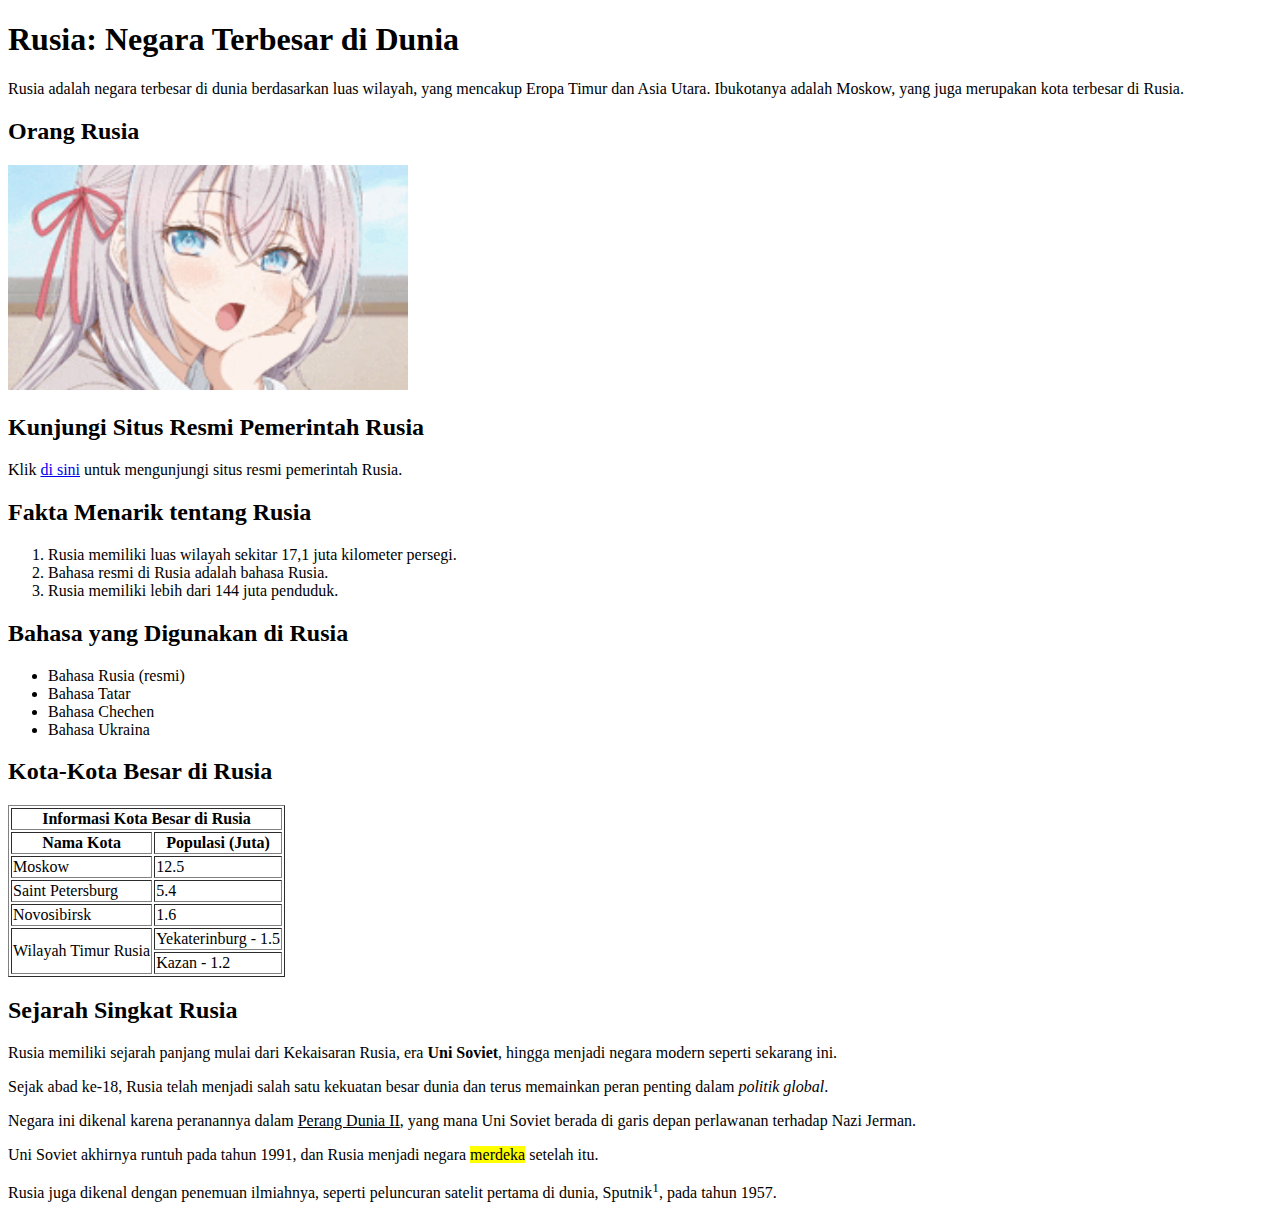
<file: Week2-HTML/index.html>
<!DOCTYPE html>
<html>
    <head>
        <title>Tentang Rusia</title>
    </head>
    <body>
        <h1>Rusia: Negara Terbesar di Dunia</h1>
        <p>Rusia adalah negara terbesar di dunia berdasarkan luas wilayah, yang mencakup Eropa Timur dan Asia Utara. Ibukotanya adalah Moskow, yang juga merupakan kota terbesar di Rusia.</p>

        <!-- Menambahkan gambar -->
        <h2>Orang Rusia</h2>
        <img src="images/alya.gif" alt="Orang Rusia" width="400">

        <!-- link -->
        <h2>Kunjungi Situs Resmi Pemerintah Rusia</h2>
        <p>Klik <a href="https://government.ru/en/">di sini</a> untuk mengunjungi situs resmi pemerintah Rusia.</p>

        <!-- Ordered List -->
        <h2>Fakta Menarik tentang Rusia</h2>
        <ol>
            <li>Rusia memiliki luas wilayah sekitar 17,1 juta kilometer persegi.</li>
            <li>Bahasa resmi di Rusia adalah bahasa Rusia.</li>
            <li>Rusia memiliki lebih dari 144 juta penduduk.</li>
        </ol>

        <!-- Unordered List -->
        <h2>Bahasa yang Digunakan di Rusia</h2>
        <ul>
            <li>Bahasa Rusia (resmi)</li>
            <li>Bahasa Tatar</li>
            <li>Bahasa Chechen</li>
            <li>Bahasa Ukraina</li>
        </ul>

        <!-- Table -->
        <h2>Kota-Kota Besar di Rusia</h2>
        <table border="1">
            <tr>
                <th colspan="2">Informasi Kota Besar di Rusia</th>
            </tr>
            <tr>
                <th>Nama Kota</th>
                <th>Populasi (Juta)</th>
            </tr>
            <tr>
                <td>Moskow</td>
                <td>12.5</td>
            </tr>
            <tr>
                <td>Saint Petersburg</td>
                <td>5.4</td>
            </tr>
            <tr>
                <td>Novosibirsk</td>
                <td>1.6</td>
            </tr>
            <tr>
                <td rowspan="2">Wilayah Timur Rusia</td>
                <td>Yekaterinburg - 1.5</td>
            </tr>
            <tr>
                <td>Kazan - 1.2</td>
            </tr>
        </table>

        <!-- Inline Text Formatting -->
        <h2>Sejarah Singkat Rusia</h2>
        <p>Rusia memiliki sejarah panjang mulai dari Kekaisaran Rusia, era <strong>Uni Soviet</strong>, hingga menjadi negara modern seperti sekarang ini.</p>
        <p>Sejak abad ke-18, Rusia telah menjadi salah satu kekuatan besar dunia dan terus memainkan peran penting dalam <em>politik global</em>.</p>
        <p>Negara ini dikenal karena peranannya dalam <u>Perang Dunia II</u>, yang mana Uni Soviet berada di garis depan perlawanan terhadap Nazi Jerman.</p>
        <p>Uni Soviet akhirnya runtuh pada tahun 1991, dan Rusia menjadi negara <mark>merdeka</mark> setelah itu.</p>
        <p>Rusia juga dikenal dengan penemuan ilmiahnya, seperti peluncuran satelit pertama di dunia, Sputnik<sup>1</sup>, pada tahun 1957.</p>

    </body>
</html>
</file>
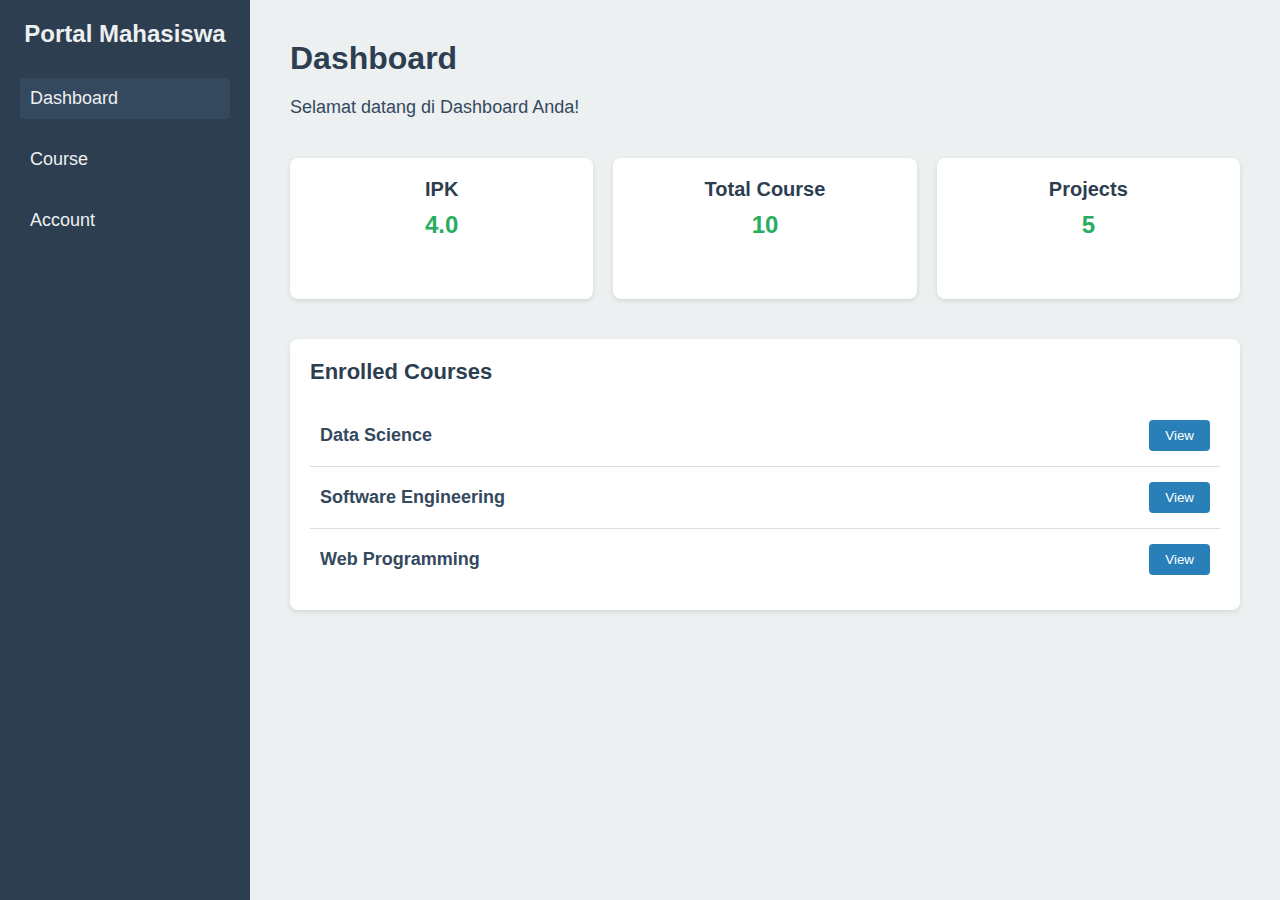
<file: Week3-HTML_CSS/portal-mahasiswa/index.html>
<!DOCTYPE html>
<html>
<head>
    <meta charset="UTF-8">
    <title>Portal Mahasiswa - Dashboard</title>
    <link rel="stylesheet" href="styles.css">
</head>
<body>
    <div class="container">
        <nav class="sidebar">
            <h2>Portal Mahasiswa</h2>
            <ul>
                <li><a href="index.html" class="active">Dashboard</a></li>
                <li><a href="courses.html">Course</a></li>
                <li><a href="account.html">Account</a></li>
            </ul>
        </nav>
        <main class="main-content">
            <h1>Dashboard</h1>
            <p>Selamat datang di Dashboard Anda!</p>

            <!-- Div Statistic -->
            <section class="statistics">
                <div class="stat-card">
                    <h3>IPK</h3>
                    <p>4.0</p>
                </div>
                <div class="stat-card">
                    <h3>Total Course</h3>
                    <p>10</p>
                </div>
                <div class="stat-card">
                    <h3>Projects</h3>
                    <p>5</p>
                </div>
            </section>

            <!-- Div Courses -->
            <section class="enrolled-courses">
                <h2>Enrolled Courses</h2>
                <div class="course-card">
                    <h3>Data Science</h3>
                    <button class="view-button">View</button>
                </div>
                <div class="course-card">
                    <h3>Software Engineering</h3>
                    <button class="view-button">View</button>
                </div>
                <div class="course-card">
                    <h3>Web Programming</h3>
                    <button class="view-button">View</button>
                </div>
            </section>
        </main>
    </div>
</body>
</html>
</file>
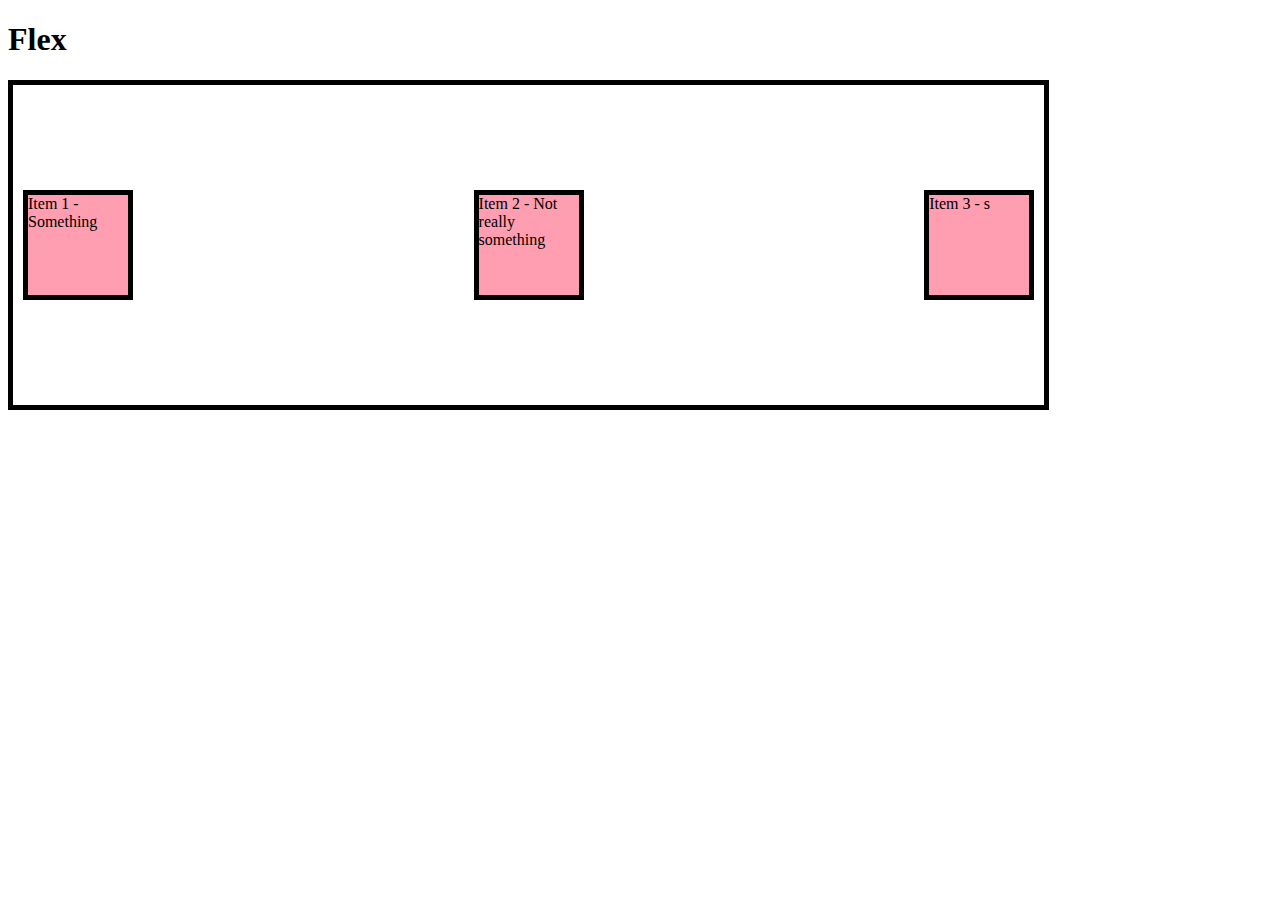
<file: Week4-CSS_Grid_Flexbox/flexbox/index.html>
<!DOCTYPE html>
<html>
<head>
    <meta charset="UTF-8">
    <meta name="viewport" content="width=device-width, initial-scale=1.0">
    <title>Simple Website</title>
    <link rel="stylesheet" href="styles.css">
</head>
<body>
    <header>
        <h1>Flex</h1>
    </header>

    <div class="container">

        <div class="item">
            Item 1 - Something
        </div>

        <div class="item">
            Item 2 - Not really something
        </div>

        <div class="item">
            Item 3 - s
        </div>
    </div>

</body>
</html>
</file>
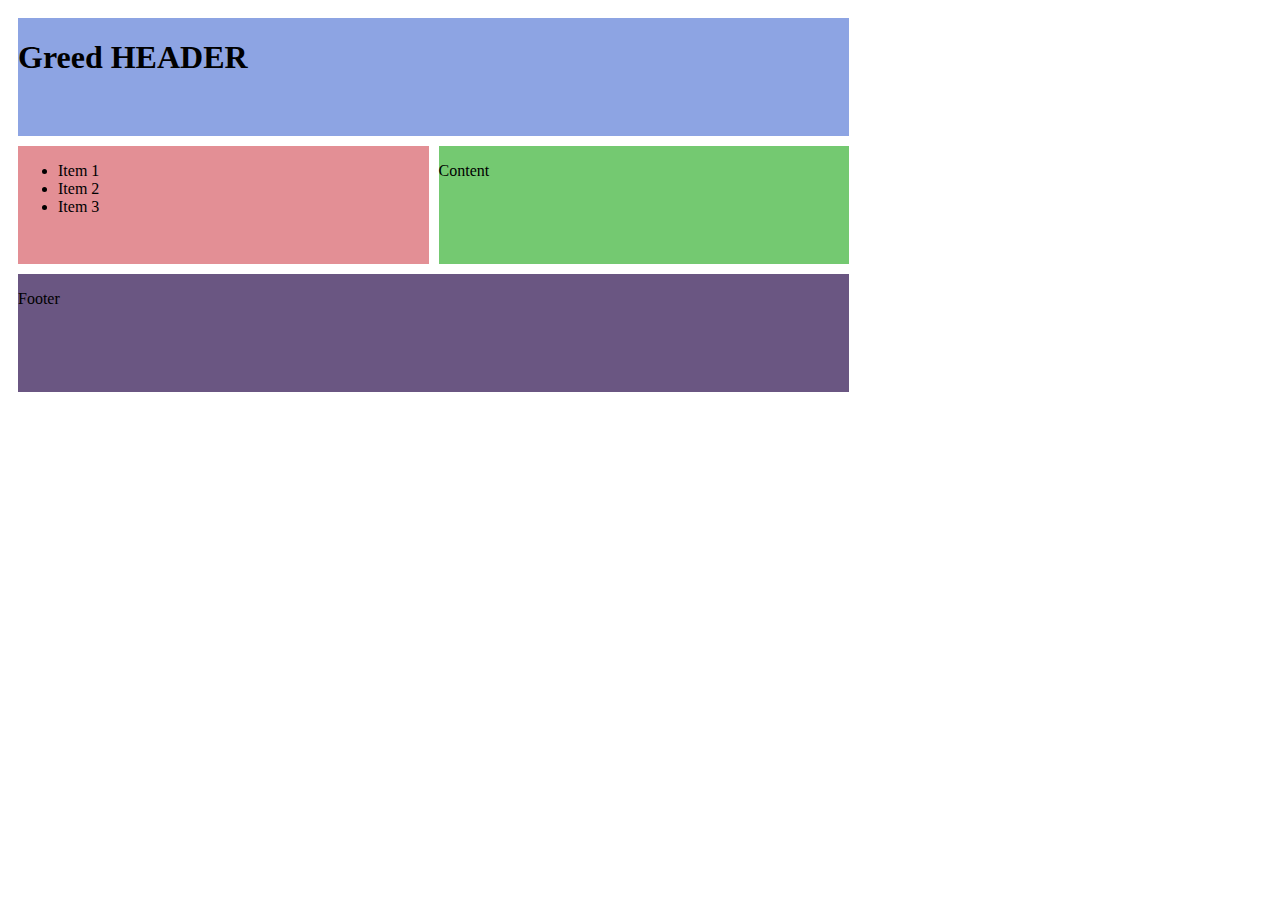
<file: Week4-CSS_Grid_Flexbox/grid/index.html>
<!DOCTYPE html>
<html>
<head>
    <meta charset="UTF-8">
    <meta name="viewport" content="width=device-width, initial-scale=1.0">
    <title>Simple Website</title>
    <link rel="stylesheet" href="styles.css">
</head>
<body>
    <div class="parent d-grid">

        <header class="">
            <h1>Greed HEADER</h1>
        </header>

        <aside>
            <ul>
                <li>Item 1</li>
                <li>Item 2</li>
                <li>Item 3</li>
            </ul>
        </aside>

        <div class="content">
            <p>Content</p>
        </div>

        <footer>
            <p>Footer</p>
        </footer>
    </div>

</body>
</html>
</file>
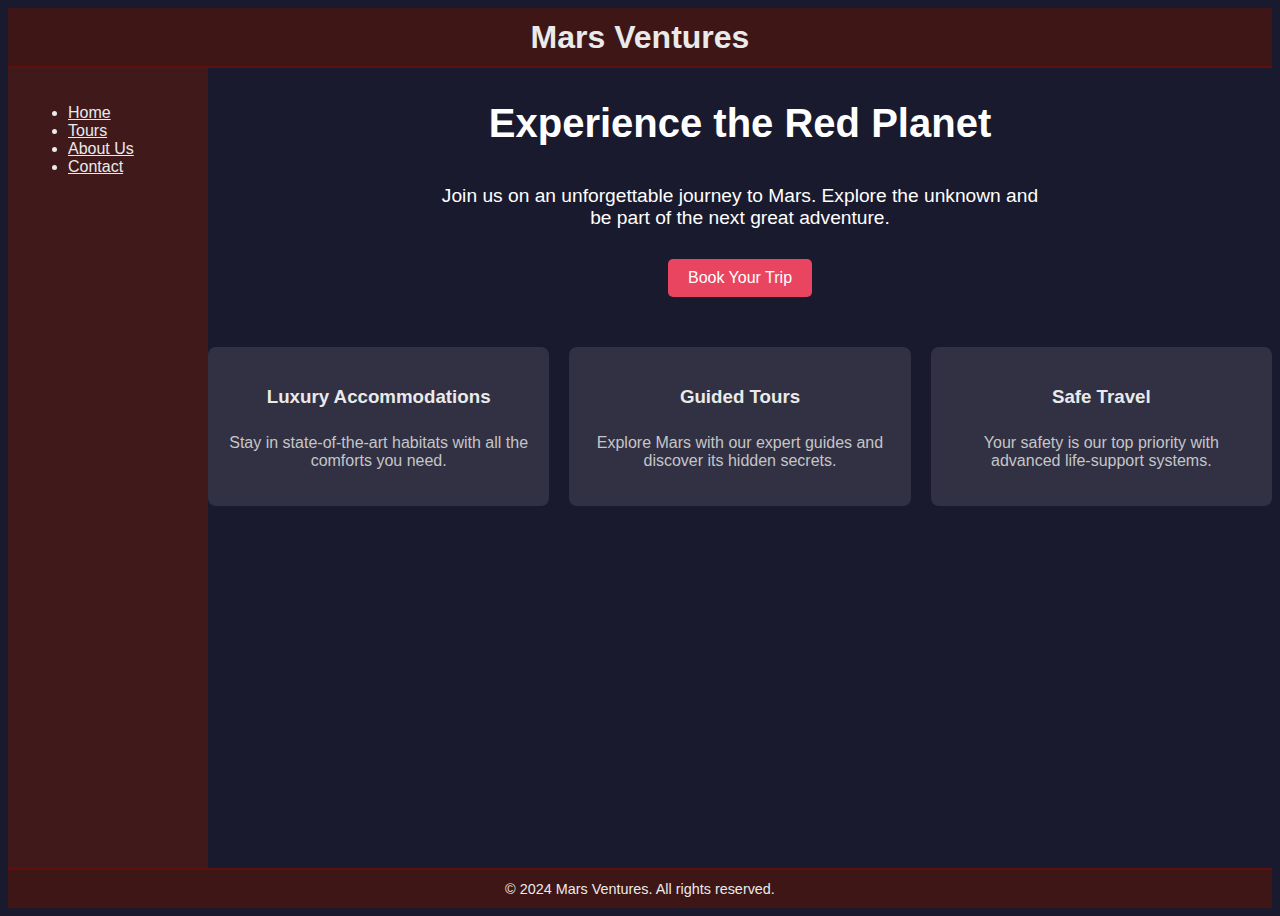
<file: Week4-CSS_Grid_Flexbox/latihan/index.html>
<!DOCTYPE html>
<html lang="en">
<head>
    <meta charset="UTF-8">
    <meta name="viewport" content="width=device-width, initial-scale=1.0">
    <title>Mars Tourism</title>
    <link rel="stylesheet" href="styles.css">
</head>
<body>
    <div class="parent">
        <header>
            <h1>Mars Ventures</h1>
        </header>
        <aside>
            <nav>
                <ul>
                    <li><a href="#">Home</a></li>
                    <li><a href="#">Tours</a></li>
                    <li><a href="#">About Us</a></li>
                    <li><a href="#">Contact</a></li>
                </ul>
            </nav>
        </aside>
        <main class="content">
            <section class="hero">
                <h2>Experience the Red Planet</h2>
                <p>Join us on an unforgettable journey to Mars. Explore the unknown and be part of the next great adventure.</p>
                <a href="#" class="cta-button">Book Your Trip</a>
            </section>
            <section class="features">
                <div class="feature-item">
                    <h3>Luxury Accommodations</h3>
                    <p>Stay in state-of-the-art habitats with all the comforts you need.</p>
                </div>
                <div class="feature-item">
                    <h3>Guided Tours</h3>
                    <p>Explore Mars with our expert guides and discover its hidden secrets.</p>
                </div>
                <div class="feature-item">
                    <h3>Safe Travel</h3>
                    <p>Your safety is our top priority with advanced life-support systems.</p>
                </div>
            </section>
        </main>
        <footer>
            <p>&copy; 2024 Mars Ventures. All rights reserved.</p>
        </footer>
    </div>
</body>
</html>
</file>
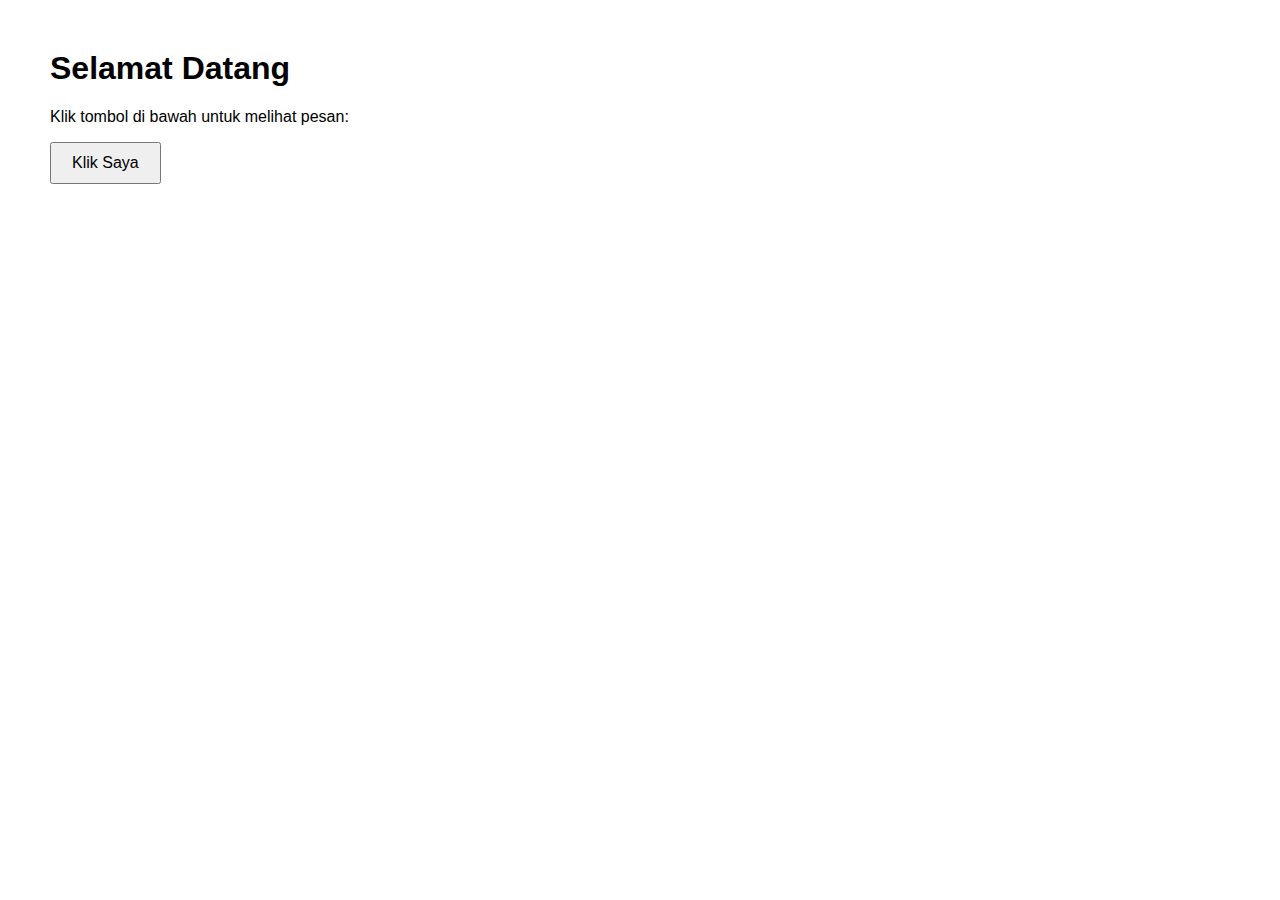
<file: Week5-JavaScript/html-js/index.html>
<!DOCTYPE html>
<html>
<head>
    <meta charset="UTF-8">
    <meta name="viewport" content="width=device-width, initial-scale=1.0">
    <title>Contoh HTML dengan JavaScript Terpisah</title>
    <style>
        body {
            font-family: Arial, sans-serif;
            margin: 50px;
        }

        button {
            padding: 10px 20px;
            font-size: 16px;
            cursor: pointer;
        }

        #message {
            margin-top: 20px;
            font-size: 18px;
            color: red;
        }
    </style>
</head>
<body>

    <h1>Selamat Datang</h1>
    <p>Klik tombol di bawah untuk melihat pesan:</p>

    <button onclick="tampilkanPesan()">Klik Saya</button>

    <p id="message"></p>

    <script src="script.js"></script>

</body>
</html>
</file>
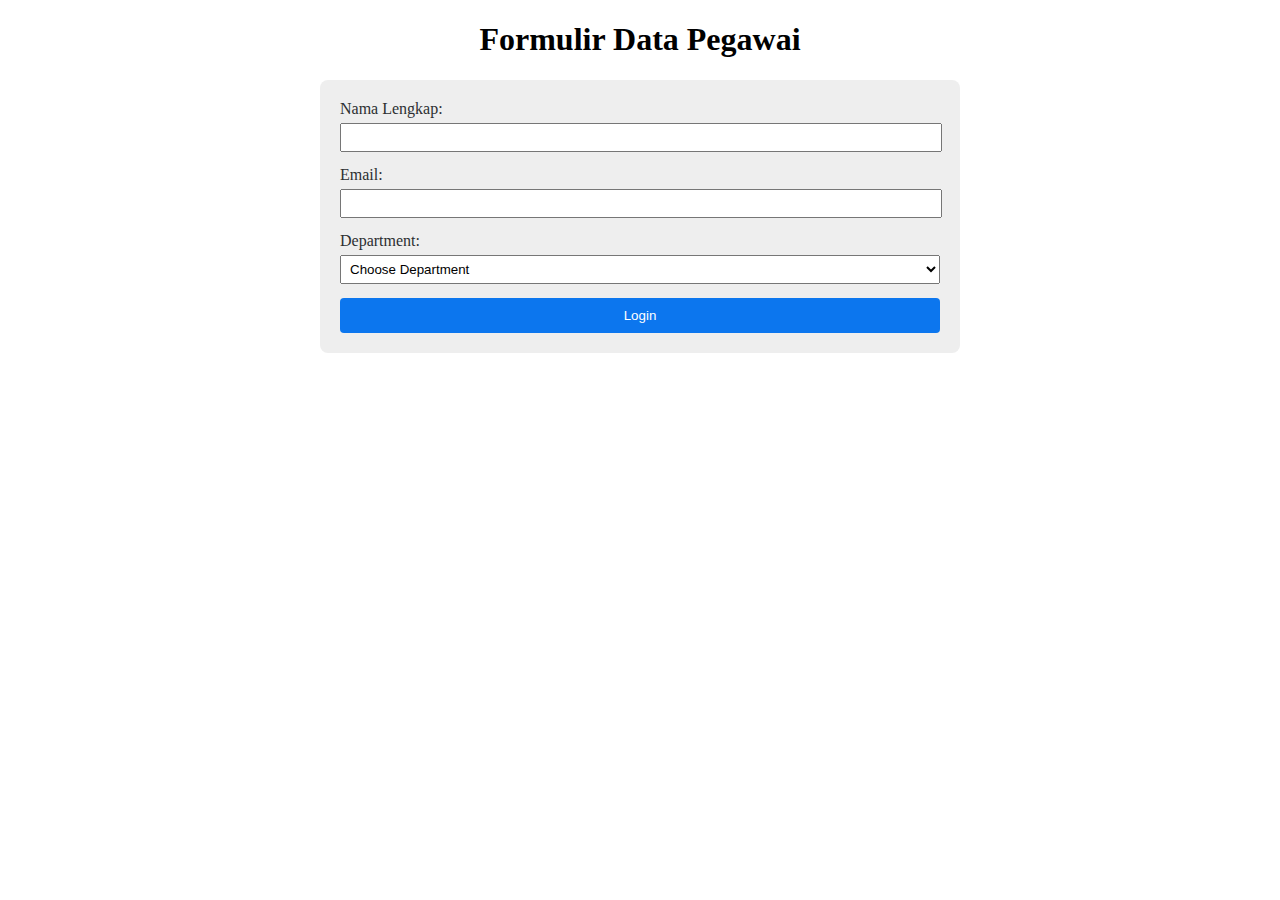
<file: Week5-JavaScript/latihan/index.html>
<!DOCTYPE html>
<html lang="id">
<head>
    <meta charset="UTF-8">
    <meta name="viewport" content="width=device-width, initial-scale=1.0">
    <title>Form Data Pegawai</title>
    <link rel="stylesheet" href="styles.css">
</head>
<body>

    <h1>Formulir Data Pegawai</h1>

    <form id="formPegawai">
        <div class="form-group">
            <label for="nama">Nama Lengkap:</label>
            <input type="text" id="nama" name="nama">
            <p class="error" id="errorNama"></p>
        </div>

        <div class="form-group">
            <label for="email">Email:</label>
            <input type="email" id="email" name="email">
            <p class="error" id="errorEmail"></p>
        </div>

        <div class="form-group">
            <label for="department">Department:</label>
            <select id="department" name="department">
                <option value="">Choose Department</option>
                <option value="IT">IT</option>
                <option value="Finance">Finance</option>
                <option value="Marketting">Marketting</option>
            </select>
            <p class="error" id="errorDepartment"></p>
        </div>

        <button type="submit">Login</button>
    </form>

    <script src="script.js"></script>

</body>
</html>
</file>
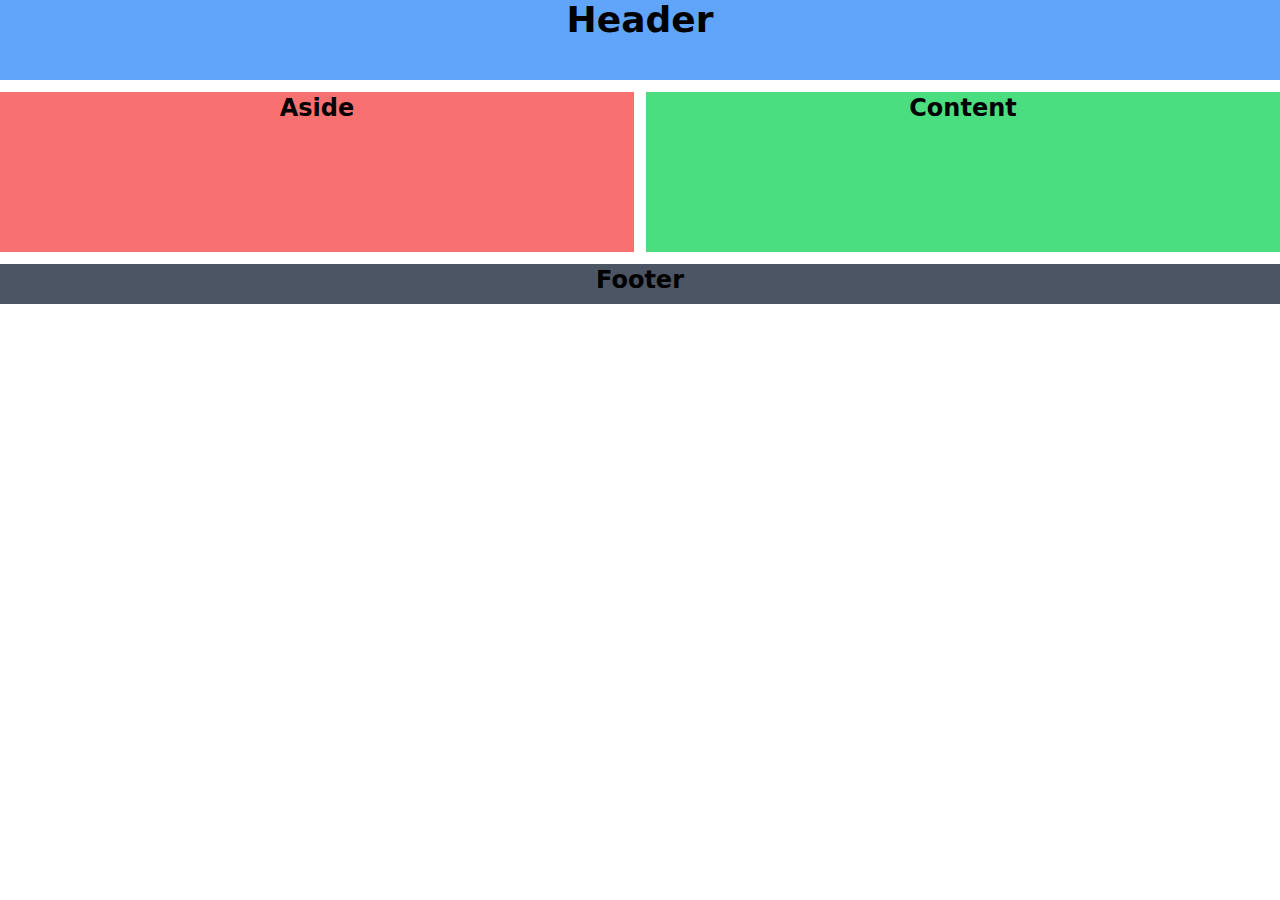
<file: Week4-CSS_Grid_Flexbox/framework-tailwind/src/index.html>
<!doctype html>
<html>
<head>
  <meta charset="UTF-8">
  <meta name="viewport" content="width=device-width, initial-scale=1.0">
  <link href="./output.css" rel="stylesheet">
</head>
<body>

  <div class="grid grid-cols-2 gap-3">

    <header class="text-4xl font-bold text-center bg-blue-400 col-span-2 h-20">
      <h1>Header</h1>
    </header>

    <aside class="text-2xl font-bold text-center bg-red-400 h-40">
      <h2>Aside</h2>
    </aside>

    <div class="text-2xl font-bold text-center bg-green-400 h-40">
      <h2>Content</h2>
    </div>

    <footer class="text-2xl font-bold text-center bg-gray-600 col-span-2 h-10">
      <h2>Footer</h2>
    </footer>

  </div>

</body>
</html>
</file>
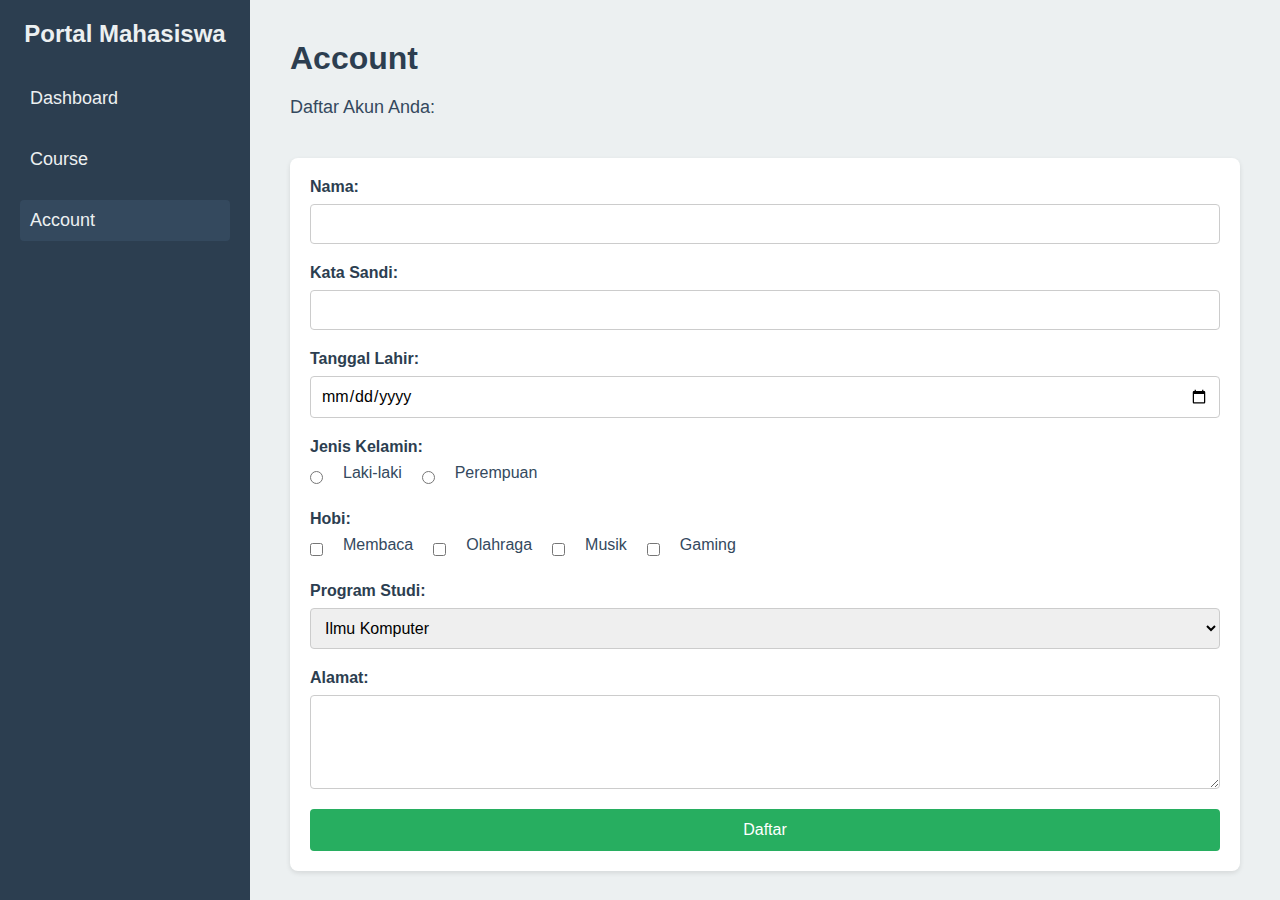
<file: Week3-HTML_CSS/portal-mahasiswa/account.html>
<!DOCTYPE html>
<html>
<head>
    <meta charset="UTF-8">
    <title>Portal Mahasiswa - Account</title>
    <link rel="stylesheet" href="styles.css">
</head>
<body>
    <div class="container">
        <nav class="sidebar">
            <h2>Portal Mahasiswa</h2>
            <ul>
                <li><a href="index.html">Dashboard</a></li>
                <li><a href="courses.html">Course</a></li>
                <li><a href="account.html" class="active">Account</a></li>
            </ul>
        </nav>
        <main class="main-content">
            <h1>Account</h1>
            <p>Daftar Akun Anda:</p>

            <!-- Form Account -->
            <section class="account-form-section">
                <form class="account-form" action="#" method="post">
                    <div class="form-group">
                        <label for="name">Nama:</label>
                        <input type="text" id="name" name="name" required>
                    </div>

                    <div class="form-group">
                        <label for="password">Kata Sandi:</label>
                        <input type="password" id="password" name="password" required>
                    </div>

                    <div class="form-group">
                        <label for="dob">Tanggal Lahir:</label>
                        <input type="date" id="dob" name="dob">
                    </div>

                    <div class="form-group">
                        <label>Jenis Kelamin:</label>
                        <div class="radio-group">
                            <input type="radio" id="male" name="gender" value="male">
                            <label for="male">Laki-laki</label>
                            
                            <input type="radio" id="female" name="gender" value="female">
                            <label for="female">Perempuan</label>
                        </div>
                    </div>

                    <div class="form-group">
                        <label>Hobi:</label>
                        <div class="checkbox-group">
                            <input type="checkbox" id="hobi1" name="hobbies" value="membaca">
                            <label for="hobi1">Membaca</label>

                            <input type="checkbox" id="hobi2" name="hobbies" value="olahraga">
                            <label for="hobi2">Olahraga</label>

                            <input type="checkbox" id="hobi3" name="hobbies" value="musik">
                            <label for="hobi3">Musik</label>

                            <input type="checkbox" id="hobi4" name="hobbies" value="gaming">
                            <label for="hobi4">Gaming</label>
                        </div>
                    </div>

                    <div class="form-group">
                        <label for="prodi">Program Studi:</label>
                        <select id="prodi" name="prodi">
                            <option value="teknik_kimia">Teknik Kimia</option>
                            <option value="ilmu_komputer" selected>Ilmu Komputer</option>
                            <option value="teknik_mesin">Teknik Mesin</option>
                        </select>
                    </div>

                    <div class="form-group">
                        <label for="alamat">Alamat:</label>
                        <textarea id="alamat" name="alamat" rows="4"></textarea>
                    </div>

                    <div class="form-group">
                        <button type="submit" class="submit-button">Daftar</button>
                    </div>
                </form>
            </section>
        </main>
    </div>
</body>
</html>
</file>
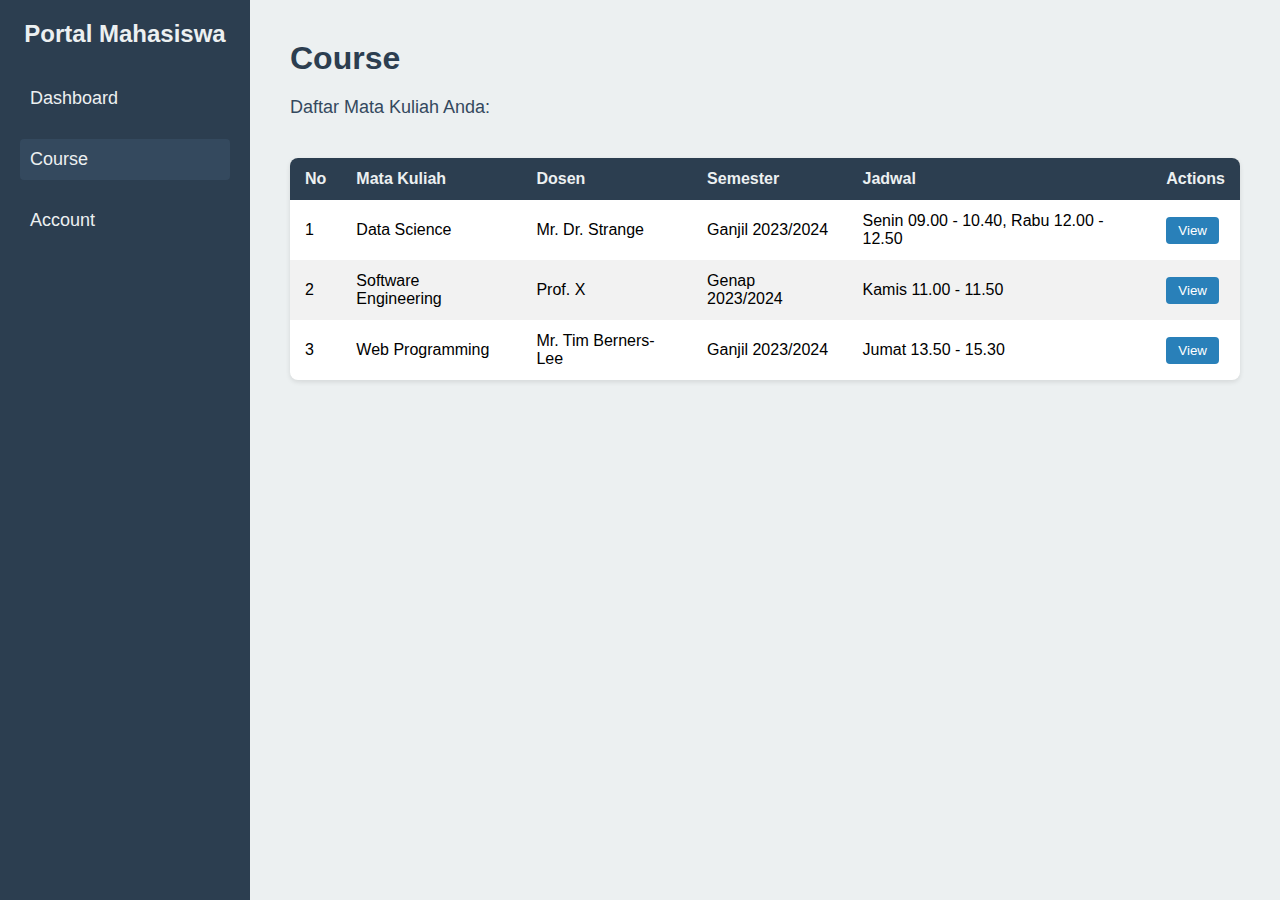
<file: Week3-HTML_CSS/portal-mahasiswa/courses.html>
<!DOCTYPE html>
<html>
<head>
    <meta charset="UTF-8">
    <title>Portal Mahasiswa - Course</title>
    <link rel="stylesheet" href="styles.css">
</head>
<body>
    <div class="container">
        <nav class="sidebar">
            <h2>Portal Mahasiswa</h2>
            <ul>
                <li><a href="index.html">Dashboard</a></li>
                <li><a href="courses.html" class="active">Course</a></li>
                <li><a href="account.html">Account</a></li>
            </ul>
        </nav>
        <main class="main-content">
            <h1>Course</h1>
            <p>Daftar Mata Kuliah Anda:</p>
            
            <!-- Tabel Course -->
            <section class="course-table-section">
                <table class="course-table">
                    <thead>
                        <tr>
                            <th>No</th>
                            <th>Mata Kuliah</th>
                            <th>Dosen</th>
                            <th>Semester</th>
                            <th>Jadwal</th>
                            <th>Actions</th>
                        </tr>
                    </thead>
                    <tbody>
                        <tr>
                            <td>1</td>
                            <td>Data Science</td>
                            <td>Mr. Dr. Strange</td>
                            <td>Ganjil 2023/2024</td>
                            <td>Senin 09.00 - 10.40, Rabu 12.00 - 12.50</td>
                            <td><button class="view-button">View</button></td>
                        </tr>
                        <tr>
                            <td>2</td>
                            <td>Software Engineering</td>
                            <td>Prof. X</td>
                            <td>Genap 2023/2024</td>
                            <td>Kamis 11.00 - 11.50</td>
                            <td><button class="view-button">View</button></td>
                        </tr>
                        <tr>
                            <td>3</td>
                            <td>Web Programming</td>
                            <td>Mr. Tim Berners-Lee</td>
                            <td>Ganjil 2023/2024</td>
                            <td>Jumat 13.50 - 15.30</td>
                            <td><button class="view-button">View</button></td>
                        </tr>
                        <!-- Bisa tambah rows lagi sesuai kebutuhan -->
                    </tbody>
                </table>
            </section>
        </main>
    </div>
</body>
</html>
</file>
<file: Week3-HTML_CSS/portal-mahasiswa/styles.css>
* {
    margin: 0;
    padding: 0;
    box-sizing: border-box;
    font-family: Arial, sans-serif;
}

.container {
    display: flex;
    height: 100vh;
}

/* Sidebar (Navbar) */
.sidebar {
    width: 250px;
    background-color: #2c3e50;
    color: #ecf0f1;
    padding: 20px;
}

.sidebar h2 {
    text-align: center;
    margin-bottom: 30px;
    font-size: 24px;
}

.sidebar ul {
    list-style: none;
}

.sidebar ul li {
    margin: 20px 0;
}

.sidebar ul li a {
    color: #ecf0f1;
    text-decoration: none;
    font-size: 18px;
    display: block;
    padding: 10px;
    border-radius: 4px;
    transition: background-color 0.3s;
}

.sidebar ul li a:hover,
.sidebar ul li a.active {
    background-color: #34495e;
}

/* Konten Utama */
.main-content {
    flex: 1;
    padding: 40px;
    background-color: #ecf0f1;
    overflow-y: auto;
}

.main-content h1 {
    margin-bottom: 20px;
    color: #2c3e50;
}

.main-content p {
    font-size: 18px;
    color: #34495e;
    margin-bottom: 40px;
}

/* Div Statistic */
.statistics {
    display: flex;
    gap: 20px;
    margin-bottom: 40px;
}

.stat-card {
    flex: 1;
    background-color: #fff;
    padding: 20px;
    border-radius: 8px;
    box-shadow: 0 2px 5px rgba(0, 0, 0, 0.1);
    text-align: center;
}

.stat-card h3 {
    font-size: 20px;
    color: #2c3e50;
    margin-bottom: 10px;
}

.stat-card p {
    font-size: 24px;
    color: #27ae60;
    font-weight: bold;
}

/* Div Courses */
.enrolled-courses {
    background-color: #fff;
    padding: 20px;
    border-radius: 8px;
    box-shadow: 0 2px 5px rgba(0, 0, 0, 0.1);
}

.enrolled-courses h2 {
    font-size: 22px;
    color: #2c3e50;
    margin-bottom: 20px;
}

.course-card {
    display: flex;
    justify-content: space-between;
    align-items: center;
    padding: 15px 10px;
    border-bottom: 1px solid #ddd;
}

.course-card:last-child {
    border-bottom: none;
}

.course-card h3 {
    font-size: 18px;
    color: #34495e;
}

.view-button {
    padding: 8px 16px;
    background-color: #2980b9;
    color: #fff;
    border: none;
    border-radius: 4px;
    cursor: pointer;
    transition: background-color 0.3s;
}

.view-button:hover {
    background-color: #1f6391;
}

/* Styling Tabel Course */
.course-table-section {
    margin-top: 20px;
}

.course-table {
    width: 100%;
    border-collapse: collapse;
    background-color: #fff;
    border-radius: 8px;
    overflow: hidden;
    box-shadow: 0 2px 5px rgba(0, 0, 0, 0.1);
}

.course-table thead {
    background-color: #2c3e50;
    color: #ecf0f1;
}

.course-table th,
.course-table td {
    padding: 12px 15px;
    text-align: left;
}

.course-table th {
    font-size: 16px;
}

.course-table tbody tr:nth-child(even) {
    background-color: #f2f2f2;
}

.course-table tbody tr:hover {
    background-color: #ddd;
}

.course-table .view-button {
    padding: 6px 12px;
    background-color: #2980b9;
    color: #fff;
    border: none;
    border-radius: 4px;
    cursor: pointer;
    transition: background-color 0.3s;
}

.course-table .view-button:hover {
    background-color: #1f6391;
}

/* Form Account */
.account-form-section {
    background-color: #fff;
    padding: 20px;
    border-radius: 8px;
    box-shadow: 0 2px 5px rgba(0, 0, 0, 0.1);
}

.account-form {
    display: flex;
    flex-direction: column;
    gap: 20px;
}

.form-group {
    display: flex;
    flex-direction: column;
}

.form-group label {
    margin-bottom: 8px;
    font-weight: bold;
    color: #2c3e50;
}

.form-group input[type="text"],
.form-group input[type="password"],
.form-group input[type="date"],
.form-group select,
.form-group textarea {
    padding: 10px;
    border: 1px solid #ccc;
    border-radius: 4px;
    font-size: 16px;
}

.form-group textarea {
    resize: vertical;
}

.radio-group,
.checkbox-group {
    display: flex;
    gap: 20px;
    align-items: center;
}

.radio-group label,
.checkbox-group label {
    font-weight: normal;
    color: #34495e;
}

.submit-button {
    padding: 12px 20px;
    background-color: #27ae60;
    color: #fff;
    border: none;
    border-radius: 4px;
    font-size: 16px;
    cursor: pointer;
    transition: background-color 0.3s;
}

.submit-button:hover {
    background-color: #1e8449;
}

/* Responsivity */
@media (max-width: 768px) {
    .container {
        flex-direction: column;
    }

    .sidebar {
        width: 100%;
        height: auto;
    }

    .main-content {
        padding: 20px;
    }

    .statistics {
        flex-direction: column;
    }

    .course-card {
        flex-direction: column;
        align-items: flex-start;
    }

    .view-button {
        margin-top: 10px;
    }

    .course-table th,
    .course-table td {
        padding: 10px;
    }
}
</file>
<file: Week4-CSS_Grid_Flexbox/flexbox/styles.css>
.container {
    display: flex;
    flex-direction: row;
    justify-content: space-between;
    align-items: center;
    width: 80%;
    height: 300px;
    background-color: white;
    border: 5px solid black;
    gap: 10px;
    padding: 10px;
}

.item { 
    width: 100px;
    height: 100px;
    background-color: #ff9eb0;
    border: 5px solid black;
}
</file>
<file: Week4-CSS_Grid_Flexbox/grid/styles.css>
.parent {
    grid-auto-columns: 33%;
    grid-auto-rows: 50%;
    /* grid-template-areas:
    "header header"
    "aside content"
    "footer footer";
    grid-template-columns: 1fr 1fr;
    grid-template-rows: 1fr 1fr 1fr; */
    padding: 10px;
    gap: 10px;
}

.parent header {
    background-color: #8da4e3;
    grid-area: 1 / 1 / 2 / 3; /* grid-area: header */
}

.parent aside {
    background-color: #e38f95;
    grid-area: 2 / 1 / 3 / 2;
}

.parent .content {
    background-color: #74c971;
    grid-area: 2 / 2 / 3 / 3;
}

.parent footer {
    background-color: #6a5682;
    grid-area: 3 / 1 / 4 / 3;
}

.d-grid {
    display: grid;
}
</file>
<file: Week4-CSS_Grid_Flexbox/latihan/styles.css>
body {
    font-family: Arial, sans-serif;
    background-color: #1a1a2e;
    color: #eaeaea;
}

.parent {
    display: grid;
    grid-template-areas:
        "header header"
        "aside content"
        "footer footer";
    grid-template-columns: 200px 1fr;
    grid-template-rows: 60px 1fr 40px;
    height: 100vh;
}

header {
    grid-area: header;
    background-color: #3e1616;
    display: flex;
    align-items: center;
    justify-content: center;
    border-bottom: 2px solid #600f0f;
}

aside {
    grid-area: aside;
    background-color: #401a1a;
    padding: 20px;
}

aside nav ul li a {
    color: #eaeaea;
}

.content > * {
    position: relative;
    z-index: 1;
}

.hero {
    display: flex;
    flex-direction: column;
    align-items: center;
    text-align: center;
    color: #fff;
    margin-bottom: 50px;
}

.hero h2 {
    font-size: 2.5rem;
    margin-bottom: 20px;
}

.hero p {
    font-size: 1.2rem;
    max-width: 600px;
    margin-bottom: 30px;
}

.cta-button {
    padding: 10px 20px;
    background-color: #e94560;
    color: #fff;
    text-decoration: none;
    border-radius: 5px;
    font-size: 1rem;
    transition: background-color 0.3s;
}

.features {
    display: flex;
    justify-content: space-between;
    gap: 20px;
}

.feature-item {
    background-color: rgba(255, 255, 255, 0.1);
    padding: 20px;
    border-radius: 8px;
    flex: 1;
    display: flex;
    flex-direction: column;
    align-items: center;
    text-align: center;
}

.feature-item h3 {
    margin-bottom: 10px;
    color: #eaeaea;
}

.feature-item p {
    color: #c5c6c7;
}

footer {
    grid-area: footer;
    background-color: #3e1616;
    display: flex;
    align-items: center;
    justify-content: center;
    border-top: 2px solid #600f0f;
}

footer p {
    color: #eaeaea;
    font-size: 0.9rem;
}
</file>
<file: Week5-JavaScript/latihan/styles.css>
h1 {
    text-align: center;
}

form {
    max-width: 600px;
    margin: auto;
    padding: 20px;
    background-color: #eeeeee;
    border-radius: 8px;
}

label {
    display: block;
    margin-bottom: 5px;
    color:rgb(44, 47, 49)
}

input {
    width: 98%;
    padding: 5px;
}

select {
    width: 100%;
    padding: 5px;
}

button {
    padding: 10px 20px;
    background-color: #0c76ee;
    color: white;
    border: none;
    border-radius: 4px;
    cursor: pointer;
    width: 100%;
    box-sizing: border-box;
}


.error {
    color: red;
    font-size: 14px;
    margin-top: 5px;
}
</file>
<file: Week4-CSS_Grid_Flexbox/framework-tailwind/src/output.css>
*, ::before, ::after {
  --tw-border-spacing-x: 0;
  --tw-border-spacing-y: 0;
  --tw-translate-x: 0;
  --tw-translate-y: 0;
  --tw-rotate: 0;
  --tw-skew-x: 0;
  --tw-skew-y: 0;
  --tw-scale-x: 1;
  --tw-scale-y: 1;
  --tw-pan-x:  ;
  --tw-pan-y:  ;
  --tw-pinch-zoom:  ;
  --tw-scroll-snap-strictness: proximity;
  --tw-gradient-from-position:  ;
  --tw-gradient-via-position:  ;
  --tw-gradient-to-position:  ;
  --tw-ordinal:  ;
  --tw-slashed-zero:  ;
  --tw-numeric-figure:  ;
  --tw-numeric-spacing:  ;
  --tw-numeric-fraction:  ;
  --tw-ring-inset:  ;
  --tw-ring-offset-width: 0px;
  --tw-ring-offset-color: #fff;
  --tw-ring-color: rgb(59 130 246 / 0.5);
  --tw-ring-offset-shadow: 0 0 #0000;
  --tw-ring-shadow: 0 0 #0000;
  --tw-shadow: 0 0 #0000;
  --tw-shadow-colored: 0 0 #0000;
  --tw-blur:  ;
  --tw-brightness:  ;
  --tw-contrast:  ;
  --tw-grayscale:  ;
  --tw-hue-rotate:  ;
  --tw-invert:  ;
  --tw-saturate:  ;
  --tw-sepia:  ;
  --tw-drop-shadow:  ;
  --tw-backdrop-blur:  ;
  --tw-backdrop-brightness:  ;
  --tw-backdrop-contrast:  ;
  --tw-backdrop-grayscale:  ;
  --tw-backdrop-hue-rotate:  ;
  --tw-backdrop-invert:  ;
  --tw-backdrop-opacity:  ;
  --tw-backdrop-saturate:  ;
  --tw-backdrop-sepia:  ;
  --tw-contain-size:  ;
  --tw-contain-layout:  ;
  --tw-contain-paint:  ;
  --tw-contain-style:  ;
}

::backdrop {
  --tw-border-spacing-x: 0;
  --tw-border-spacing-y: 0;
  --tw-translate-x: 0;
  --tw-translate-y: 0;
  --tw-rotate: 0;
  --tw-skew-x: 0;
  --tw-skew-y: 0;
  --tw-scale-x: 1;
  --tw-scale-y: 1;
  --tw-pan-x:  ;
  --tw-pan-y:  ;
  --tw-pinch-zoom:  ;
  --tw-scroll-snap-strictness: proximity;
  --tw-gradient-from-position:  ;
  --tw-gradient-via-position:  ;
  --tw-gradient-to-position:  ;
  --tw-ordinal:  ;
  --tw-slashed-zero:  ;
  --tw-numeric-figure:  ;
  --tw-numeric-spacing:  ;
  --tw-numeric-fraction:  ;
  --tw-ring-inset:  ;
  --tw-ring-offset-width: 0px;
  --tw-ring-offset-color: #fff;
  --tw-ring-color: rgb(59 130 246 / 0.5);
  --tw-ring-offset-shadow: 0 0 #0000;
  --tw-ring-shadow: 0 0 #0000;
  --tw-shadow: 0 0 #0000;
  --tw-shadow-colored: 0 0 #0000;
  --tw-blur:  ;
  --tw-brightness:  ;
  --tw-contrast:  ;
  --tw-grayscale:  ;
  --tw-hue-rotate:  ;
  --tw-invert:  ;
  --tw-saturate:  ;
  --tw-sepia:  ;
  --tw-drop-shadow:  ;
  --tw-backdrop-blur:  ;
  --tw-backdrop-brightness:  ;
  --tw-backdrop-contrast:  ;
  --tw-backdrop-grayscale:  ;
  --tw-backdrop-hue-rotate:  ;
  --tw-backdrop-invert:  ;
  --tw-backdrop-opacity:  ;
  --tw-backdrop-saturate:  ;
  --tw-backdrop-sepia:  ;
  --tw-contain-size:  ;
  --tw-contain-layout:  ;
  --tw-contain-paint:  ;
  --tw-contain-style:  ;
}

/*
! tailwindcss v3.4.14 | MIT License | https://tailwindcss.com
*/

/*
1. Prevent padding and border from affecting element width. (https://github.com/mozdevs/cssremedy/issues/4)
2. Allow adding a border to an element by just adding a border-width. (https://github.com/tailwindcss/tailwindcss/pull/116)
*/

*,
::before,
::after {
  box-sizing: border-box;
  /* 1 */
  border-width: 0;
  /* 2 */
  border-style: solid;
  /* 2 */
  border-color: #e5e7eb;
  /* 2 */
}

::before,
::after {
  --tw-content: '';
}

/*
1. Use a consistent sensible line-height in all browsers.
2. Prevent adjustments of font size after orientation changes in iOS.
3. Use a more readable tab size.
4. Use the user's configured `sans` font-family by default.
5. Use the user's configured `sans` font-feature-settings by default.
6. Use the user's configured `sans` font-variation-settings by default.
7. Disable tap highlights on iOS
*/

html,
:host {
  line-height: 1.5;
  /* 1 */
  -webkit-text-size-adjust: 100%;
  /* 2 */
  -moz-tab-size: 4;
  /* 3 */
  -o-tab-size: 4;
     tab-size: 4;
  /* 3 */
  font-family: ui-sans-serif, system-ui, sans-serif, "Apple Color Emoji", "Segoe UI Emoji", "Segoe UI Symbol", "Noto Color Emoji";
  /* 4 */
  font-feature-settings: normal;
  /* 5 */
  font-variation-settings: normal;
  /* 6 */
  -webkit-tap-highlight-color: transparent;
  /* 7 */
}

/*
1. Remove the margin in all browsers.
2. Inherit line-height from `html` so users can set them as a class directly on the `html` element.
*/

body {
  margin: 0;
  /* 1 */
  line-height: inherit;
  /* 2 */
}

/*
1. Add the correct height in Firefox.
2. Correct the inheritance of border color in Firefox. (https://bugzilla.mozilla.org/show_bug.cgi?id=190655)
3. Ensure horizontal rules are visible by default.
*/

hr {
  height: 0;
  /* 1 */
  color: inherit;
  /* 2 */
  border-top-width: 1px;
  /* 3 */
}

/*
Add the correct text decoration in Chrome, Edge, and Safari.
*/

abbr:where([title]) {
  -webkit-text-decoration: underline dotted;
          text-decoration: underline dotted;
}

/*
Remove the default font size and weight for headings.
*/

h1,
h2,
h3,
h4,
h5,
h6 {
  font-size: inherit;
  font-weight: inherit;
}

/*
Reset links to optimize for opt-in styling instead of opt-out.
*/

a {
  color: inherit;
  text-decoration: inherit;
}

/*
Add the correct font weight in Edge and Safari.
*/

b,
strong {
  font-weight: bolder;
}

/*
1. Use the user's configured `mono` font-family by default.
2. Use the user's configured `mono` font-feature-settings by default.
3. Use the user's configured `mono` font-variation-settings by default.
4. Correct the odd `em` font sizing in all browsers.
*/

code,
kbd,
samp,
pre {
  font-family: ui-monospace, SFMono-Regular, Menlo, Monaco, Consolas, "Liberation Mono", "Courier New", monospace;
  /* 1 */
  font-feature-settings: normal;
  /* 2 */
  font-variation-settings: normal;
  /* 3 */
  font-size: 1em;
  /* 4 */
}

/*
Add the correct font size in all browsers.
*/

small {
  font-size: 80%;
}

/*
Prevent `sub` and `sup` elements from affecting the line height in all browsers.
*/

sub,
sup {
  font-size: 75%;
  line-height: 0;
  position: relative;
  vertical-align: baseline;
}

sub {
  bottom: -0.25em;
}

sup {
  top: -0.5em;
}

/*
1. Remove text indentation from table contents in Chrome and Safari. (https://bugs.chromium.org/p/chromium/issues/detail?id=999088, https://bugs.webkit.org/show_bug.cgi?id=201297)
2. Correct table border color inheritance in all Chrome and Safari. (https://bugs.chromium.org/p/chromium/issues/detail?id=935729, https://bugs.webkit.org/show_bug.cgi?id=195016)
3. Remove gaps between table borders by default.
*/

table {
  text-indent: 0;
  /* 1 */
  border-color: inherit;
  /* 2 */
  border-collapse: collapse;
  /* 3 */
}

/*
1. Change the font styles in all browsers.
2. Remove the margin in Firefox and Safari.
3. Remove default padding in all browsers.
*/

button,
input,
optgroup,
select,
textarea {
  font-family: inherit;
  /* 1 */
  font-feature-settings: inherit;
  /* 1 */
  font-variation-settings: inherit;
  /* 1 */
  font-size: 100%;
  /* 1 */
  font-weight: inherit;
  /* 1 */
  line-height: inherit;
  /* 1 */
  letter-spacing: inherit;
  /* 1 */
  color: inherit;
  /* 1 */
  margin: 0;
  /* 2 */
  padding: 0;
  /* 3 */
}

/*
Remove the inheritance of text transform in Edge and Firefox.
*/

button,
select {
  text-transform: none;
}

/*
1. Correct the inability to style clickable types in iOS and Safari.
2. Remove default button styles.
*/

button,
input:where([type='button']),
input:where([type='reset']),
input:where([type='submit']) {
  -webkit-appearance: button;
  /* 1 */
  background-color: transparent;
  /* 2 */
  background-image: none;
  /* 2 */
}

/*
Use the modern Firefox focus style for all focusable elements.
*/

:-moz-focusring {
  outline: auto;
}

/*
Remove the additional `:invalid` styles in Firefox. (https://github.com/mozilla/gecko-dev/blob/2f9eacd9d3d995c937b4251a5557d95d494c9be1/layout/style/res/forms.css#L728-L737)
*/

:-moz-ui-invalid {
  box-shadow: none;
}

/*
Add the correct vertical alignment in Chrome and Firefox.
*/

progress {
  vertical-align: baseline;
}

/*
Correct the cursor style of increment and decrement buttons in Safari.
*/

::-webkit-inner-spin-button,
::-webkit-outer-spin-button {
  height: auto;
}

/*
1. Correct the odd appearance in Chrome and Safari.
2. Correct the outline style in Safari.
*/

[type='search'] {
  -webkit-appearance: textfield;
  /* 1 */
  outline-offset: -2px;
  /* 2 */
}

/*
Remove the inner padding in Chrome and Safari on macOS.
*/

::-webkit-search-decoration {
  -webkit-appearance: none;
}

/*
1. Correct the inability to style clickable types in iOS and Safari.
2. Change font properties to `inherit` in Safari.
*/

::-webkit-file-upload-button {
  -webkit-appearance: button;
  /* 1 */
  font: inherit;
  /* 2 */
}

/*
Add the correct display in Chrome and Safari.
*/

summary {
  display: list-item;
}

/*
Removes the default spacing and border for appropriate elements.
*/

blockquote,
dl,
dd,
h1,
h2,
h3,
h4,
h5,
h6,
hr,
figure,
p,
pre {
  margin: 0;
}

fieldset {
  margin: 0;
  padding: 0;
}

legend {
  padding: 0;
}

ol,
ul,
menu {
  list-style: none;
  margin: 0;
  padding: 0;
}

/*
Reset default styling for dialogs.
*/

dialog {
  padding: 0;
}

/*
Prevent resizing textareas horizontally by default.
*/

textarea {
  resize: vertical;
}

/*
1. Reset the default placeholder opacity in Firefox. (https://github.com/tailwindlabs/tailwindcss/issues/3300)
2. Set the default placeholder color to the user's configured gray 400 color.
*/

input::-moz-placeholder, textarea::-moz-placeholder {
  opacity: 1;
  /* 1 */
  color: #9ca3af;
  /* 2 */
}

input::placeholder,
textarea::placeholder {
  opacity: 1;
  /* 1 */
  color: #9ca3af;
  /* 2 */
}

/*
Set the default cursor for buttons.
*/

button,
[role="button"] {
  cursor: pointer;
}

/*
Make sure disabled buttons don't get the pointer cursor.
*/

:disabled {
  cursor: default;
}

/*
1. Make replaced elements `display: block` by default. (https://github.com/mozdevs/cssremedy/issues/14)
2. Add `vertical-align: middle` to align replaced elements more sensibly by default. (https://github.com/jensimmons/cssremedy/issues/14#issuecomment-634934210)
   This can trigger a poorly considered lint error in some tools but is included by design.
*/

img,
svg,
video,
canvas,
audio,
iframe,
embed,
object {
  display: block;
  /* 1 */
  vertical-align: middle;
  /* 2 */
}

/*
Constrain images and videos to the parent width and preserve their intrinsic aspect ratio. (https://github.com/mozdevs/cssremedy/issues/14)
*/

img,
video {
  max-width: 100%;
  height: auto;
}

/* Make elements with the HTML hidden attribute stay hidden by default */

[hidden]:where(:not([hidden="until-found"])) {
  display: none;
}

.col-span-2 {
  grid-column: span 2 / span 2;
}

.col-span-3 {
  grid-column: span 3 / span 3;
}

.grid {
  display: grid;
}

.h-screen {
  height: 100vh;
}

.h-3 {
  height: 0.75rem;
}

.h-40 {
  height: 10rem;
}

.h-20 {
  height: 5rem;
}

.h-10 {
  height: 2.5rem;
}

.w-96 {
  width: 24rem;
}

.grid-cols-1 {
  grid-template-columns: repeat(1, minmax(0, 1fr));
}

.grid-cols-3 {
  grid-template-columns: repeat(3, minmax(0, 1fr));
}

.grid-cols-2 {
  grid-template-columns: repeat(2, minmax(0, 1fr));
}

.place-items-center {
  place-items: center;
}

.gap-4 {
  gap: 1rem;
}

.gap-2 {
  gap: 0.5rem;
}

.gap-3 {
  gap: 0.75rem;
}

.bg-gray-500 {
  --tw-bg-opacity: 1;
  background-color: rgb(107 114 128 / var(--tw-bg-opacity));
}

.bg-red-400 {
  --tw-bg-opacity: 1;
  background-color: rgb(248 113 113 / var(--tw-bg-opacity));
}

.bg-green-400 {
  --tw-bg-opacity: 1;
  background-color: rgb(74 222 128 / var(--tw-bg-opacity));
}

.bg-gray-600 {
  --tw-bg-opacity: 1;
  background-color: rgb(75 85 99 / var(--tw-bg-opacity));
}

.bg-blue-400 {
  --tw-bg-opacity: 1;
  background-color: rgb(96 165 250 / var(--tw-bg-opacity));
}

.text-center {
  text-align: center;
}

.text-3xl {
  font-size: 1.875rem;
  line-height: 2.25rem;
}

.text-2xl {
  font-size: 1.5rem;
  line-height: 2rem;
}

.text-4xl {
  font-size: 2.25rem;
  line-height: 2.5rem;
}

.text-5xl {
  font-size: 3rem;
  line-height: 1;
}

.text-7xl {
  font-size: 4.5rem;
  line-height: 1;
}

.text-9xl {
  font-size: 8rem;
  line-height: 1;
}

.text-\[100px\] {
  font-size: 100px;
}

.font-bold {
  font-weight: 700;
}

.text-red-500 {
  --tw-text-opacity: 1;
  color: rgb(239 68 68 / var(--tw-text-opacity));
}

.text-red-50 {
  --tw-text-opacity: 1;
  color: rgb(254 242 242 / var(--tw-text-opacity));
}

.text-\[\] {
  color: ;
}

.text-green-500 {
  --tw-text-opacity: 1;
  color: rgb(34 197 94 / var(--tw-text-opacity));
}

.text-red-100 {
  --tw-text-opacity: 1;
  color: rgb(254 226 226 / var(--tw-text-opacity));
}

.text-red-300 {
  --tw-text-opacity: 1;
  color: rgb(252 165 165 / var(--tw-text-opacity));
}

.underline {
  text-decoration-line: underline;
}
</file>
